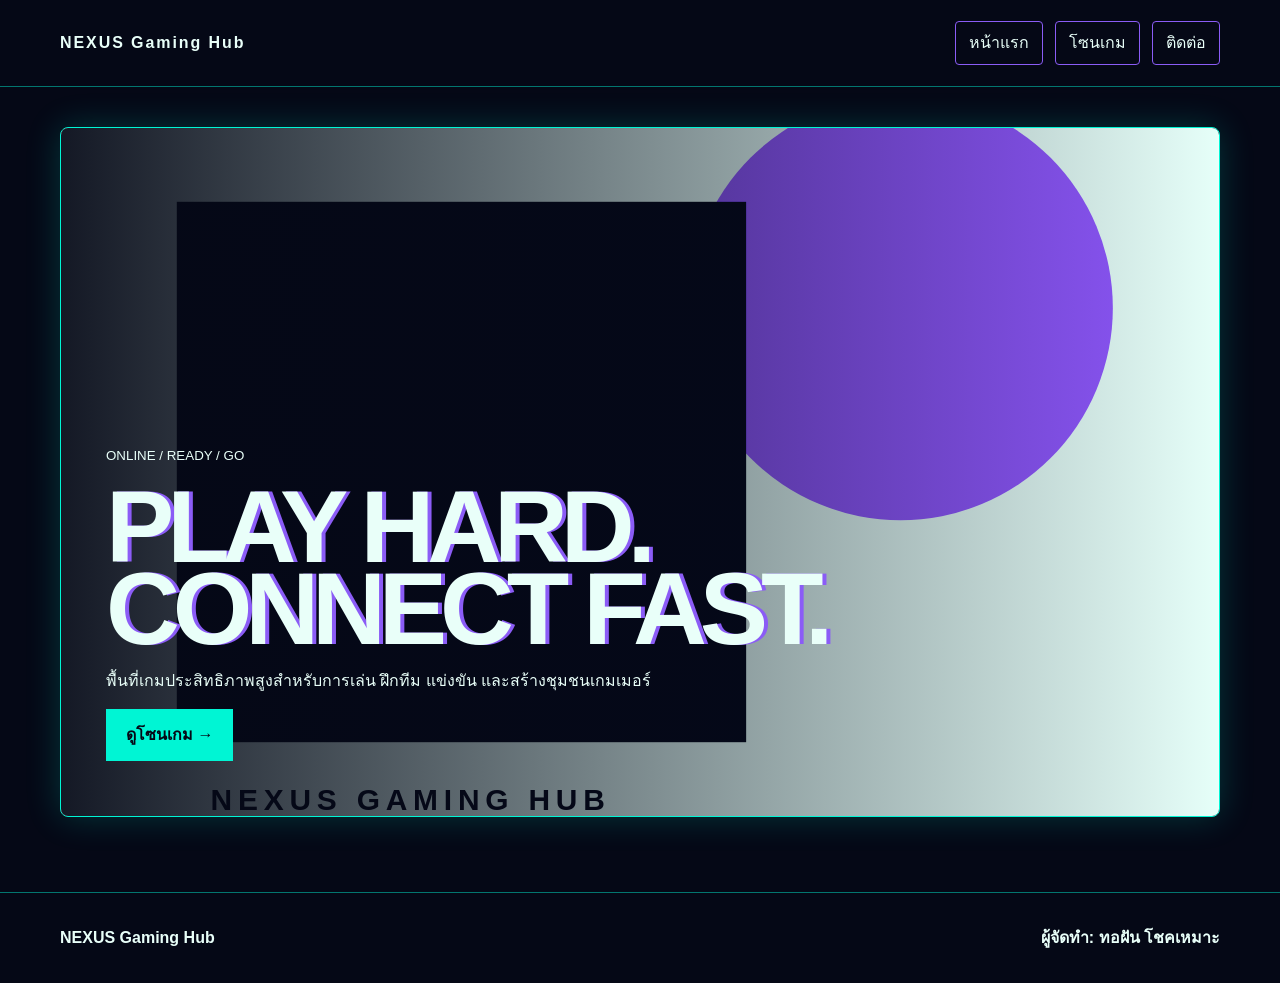
<file: index.html>
<!doctype html><html lang="th"><html lang="th"><head><meta charset="utf-8"><meta name="viewport" content="width=device-width,initial-scale=1"><title>หน้าแรก | Level Up Arena</title><link rel="stylesheet" href="assets/style.css"></head><body class="cyber"><header class="header"><nav class="nav container"><a class="brand" href="lobby.html">NEXUS Gaming Hub</a><div class="links"><a href="index.html">หน้าแรก</a><a href="zones.htmll">โซนเกม</a><a href="contact.html">ติดต่อ</a></div></nav></header><main class="hero"><div class="container hero-card"><img src="images/gaming-hero.svg" alt="คาเฟ่เกมและ E-sports"><div class="hero-copy"><small>ONLINE / READY / GO</small><h1>PLAY HARD. CONNECT FAST.</h1><p>พื้นที่เกมประสิทธิภาพสูงสำหรับการเล่น ฝึกทีม แข่งขัน และสร้างชุมชนเกมเมอร์</p><a class="button" href="zones.html">ดูโซนเกม →</a></div></div></main><footer class="footer"><div class="container footer-row"><strong>NEXUS Gaming Hub</strong><span class="footer-student">ผู้จัดทำ: ทอฝัน โชคเหมาะ</span></div></footer></body></html>
</file>
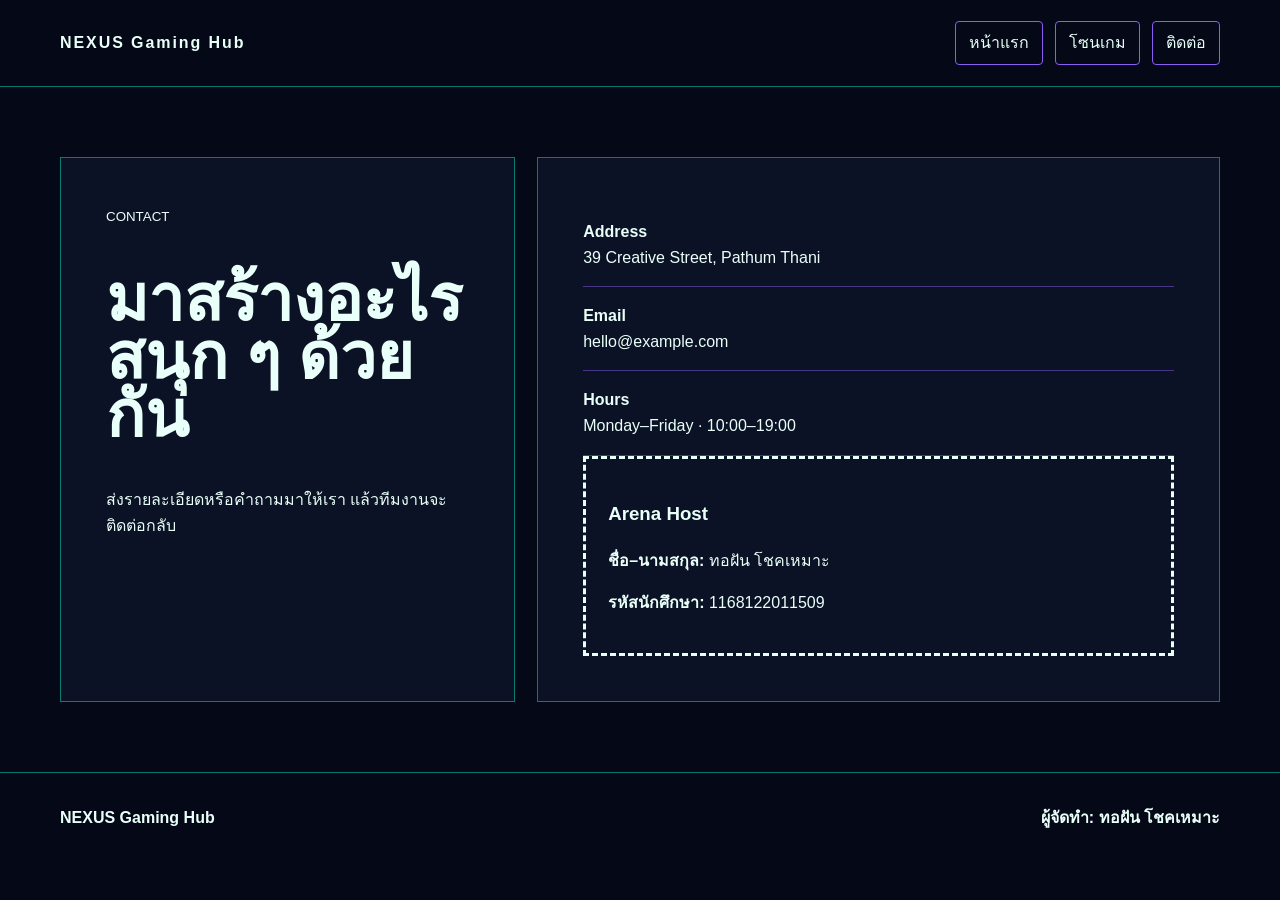
<file: contact.html>
<!doctype html><html lang="th"><html lang="th"><head><meta charset="utf-8"><meta name="viewport" content="width=device-width,initial-scale=1"><title>ติดต่อ | Level Up Arena</title><link rel="stylesheet" href="assets/style.css"></head><body class="cyber"><header class="header"><nav class="nav container"><a class="brand" href="lobby.html">NEXUS Gaming Hub</a><div class="links"><a href="index.html">หน้าแรก</a><a href="zones.html">โซนเกม</a><a href="contact.html">ติดต่อ</a></div></nav></header><main class="contact"><div class="container contact-grid"><div class="contact-lead"><small>CONTACT</small><h1>มาสร้างอะไรสนุก ๆ ด้วยกัน</h1><p>ส่งรายละเอียดหรือคำถามมาให้เรา แล้วทีมงานจะติดต่อกลับ</p></div><div class="contact-info"><div class="detail"><strong>Address</strong><br>39 Creative Street, Pathum Thani</div><div class="detail"><strong>Email</strong><br>hello@example.com</div><div class="detail"><strong>Hours</strong><br>Monday–Friday · 10:00–19:00</div><div class="student"><h3>Arena Host</h3><p><strong>ชื่อ–นามสกุล:</strong> ทอฝัน โชคเหมาะ</p><p><strong>รหัสนักศึกษา:</strong> 1168122011509</p></div></div></div></main><footer class="footer"><div class="container footer-row"><strong>NEXUS Gaming Hub</strong><span class="footer-student">ผู้จัดทำ: ทอฝัน โชคเหมาะ</span></div></footer></body></html>
</file>
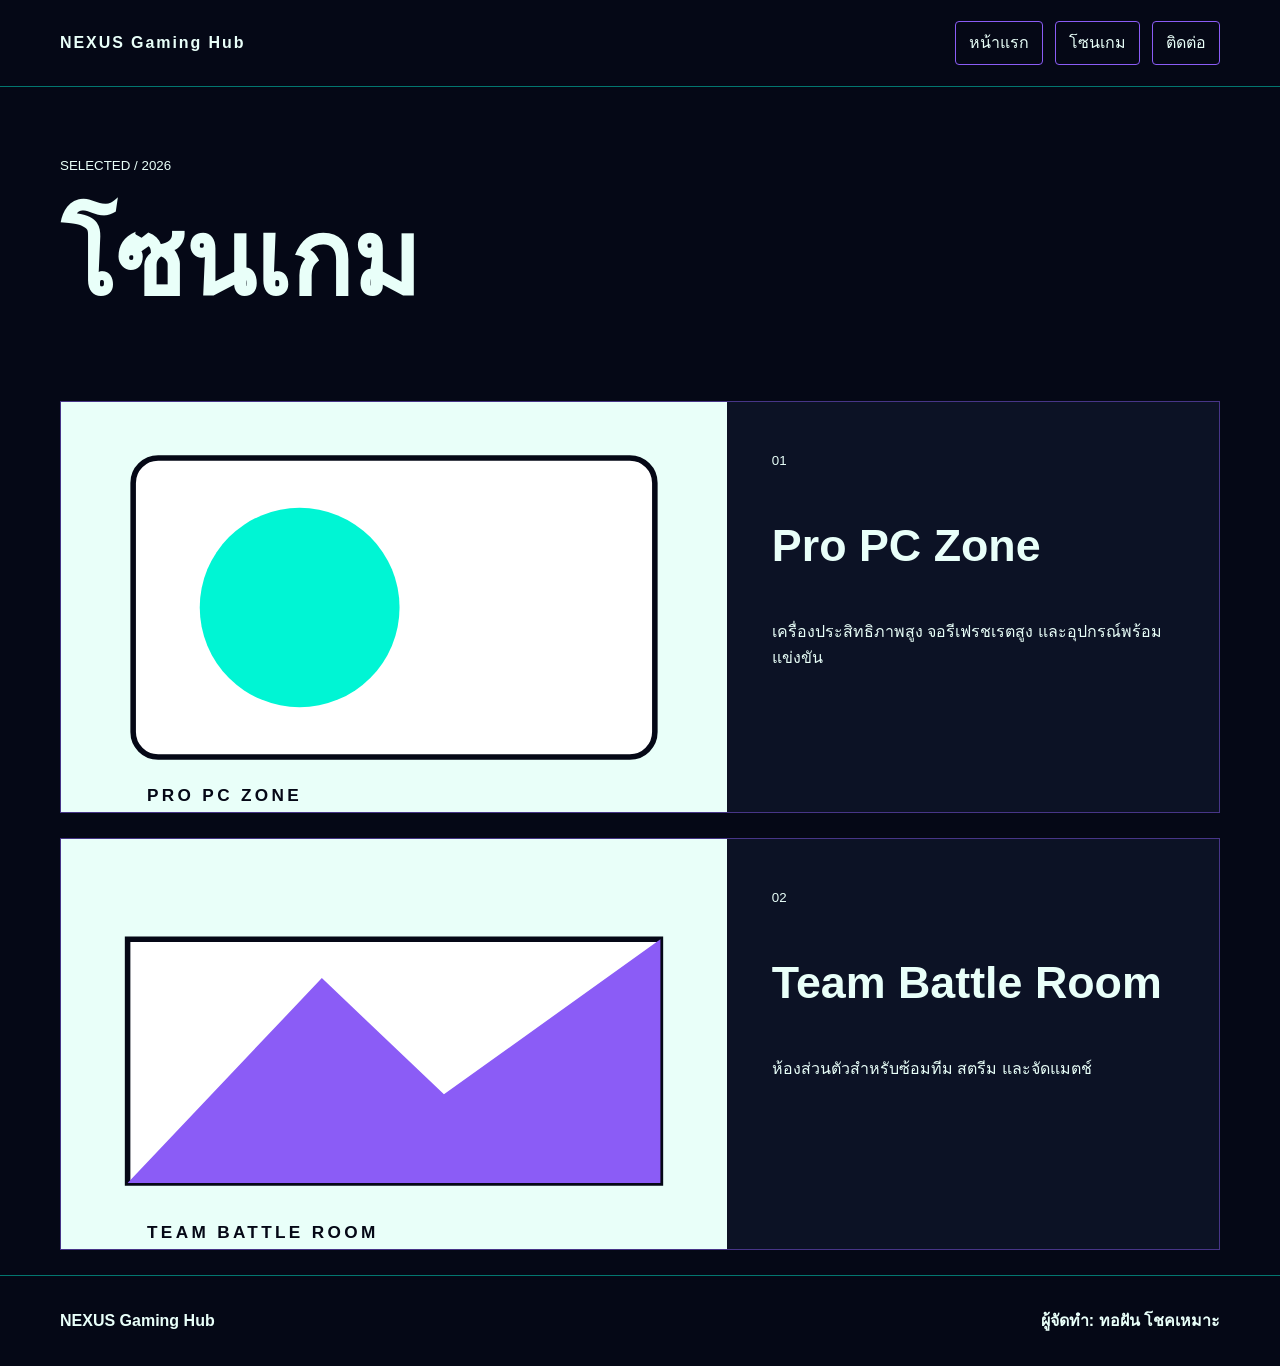
<file: zones.html>
<!doctype html><html lang="th"><html lang="th"><head><meta charset="utf-8"><meta name="viewport" content="width=device-width,initial-scale=1"><title>โซนเกม | Level Up Arena</title><link rel="stylesheet" href="assets/style.css"></head><body class="cyber"><header class="header"><nav class="nav container"><a class="brand" href="lobby.html">NEXUS Gaming Hub</a><div class="links"><a href="index.html">หน้าแรก</a><a href="zones.html">โซนเกม</a><a href="contact.html">ติดต่อ</a></div></nav></header><main><section class="page-head"><div class="container"><small>SELECTED / 2026</small><h1>โซนเกม</h1></div></section><section class="listing"><div class="container"><article class="entry"><img src="images/pczone-new.svg" alt="Pro PC Zone"><div><small>01</small><h2>Pro PC Zone</h2><p>เครื่องประสิทธิภาพสูง จอรีเฟรชเรตสูง และอุปกรณ์พร้อมแข่งขัน</p></div></article><article class="entry"><img src="images/battle-new.svg" alt="Team Battle Room"><div><small>02</small><h2>Team Battle Room</h2><p>ห้องส่วนตัวสำหรับซ้อมทีม สตรีม และจัดแมตช์</p></div></article></div></section></main><footer class="footer"><div class="container footer-row"><strong>NEXUS Gaming Hub</strong><span class="footer-student">ผู้จัดทำ: ทอฝัน โชคเหมาะ</span></div></footer></body></html>
</file>
<file: assets/style.css>
*{box-sizing:border-box}body{margin:0;font-family:Arial,"Noto Sans Thai",sans-serif;line-height:1.6}a{color:inherit}.container{width:min(1160px,91%);margin:auto}img{display:block;width:100%;object-fit:cover}.student{padding:22px;border:3px dashed currentColor}.footer-student{font-weight:900}body{background:#050816;color:#e9fff9}.header{border-bottom:1px solid #00f5d477}.nav{height:86px;display:flex;justify-content:space-between;align-items:center}.brand{font-weight:900;letter-spacing:.12em;text-decoration:none}.links{display:flex;gap:12px}.links a{padding:8px 13px;border:1px solid #8b5cf6;border-radius:4px;text-decoration:none}.hero{padding:40px 0 75px}.hero-card{position:relative;height:690px;border:1px solid #00f5d4;border-radius:8px;overflow:hidden;box-shadow:0 0 35px #00f5d433}.hero-card img{height:100%;filter:saturate(1.2)}.hero-card:after{content:"";position:absolute;inset:0;background:linear-gradient(90deg,#050816ee,transparent)}.hero-copy{position:absolute;z-index:2;left:45px;bottom:55px;max-width:780px}.hero h1{font-size:clamp(4rem,8vw,8rem);line-height:.8;letter-spacing:-.07em;margin:18px 0;text-shadow:4px 0 #8b5cf6}.button{display:inline-block;padding:13px 20px;background:#00f5d4;color:#050816;text-decoration:none;font-weight:900}.page-head{padding:65px 0 35px}.page-head h1{font-size:clamp(4rem,8vw,7rem);margin:0}.entry{display:grid;grid-template-columns:1.15fr .85fr;margin:25px 0;border:1px solid #8b5cf677;background:#0c1225}.entry img{height:410px}.entry div{padding:45px}.entry h2{font-size:2.8rem}.contact{padding:70px 0}.contact-grid{display:grid;grid-template-columns:.8fr 1.2fr;gap:22px}.contact-grid>div{padding:45px;background:#0c1225;border:1px solid #00f5d477}.contact h1{font-size:4rem;line-height:.9}.detail{padding:16px 0;border-bottom:1px solid #8b5cf677}.footer{padding:32px 0;border-top:1px solid #00f5d477}.footer-row{display:flex;justify-content:space-between}@media(max-width:800px){.nav{padding:18px 0;align-items:flex-start;flex-direction:column}.links{width:100%;justify-content:space-between;gap:7px}.hero-grid,.ticket-card,.entry,.entry:nth-child(even),.contact-grid{grid-template-columns:1fr}.hero img,.entry img,.hero-card{height:400px}.entry:nth-child(even) img{order:0}.hero-copy{padding:35px}.ticket-card .hero-copy,.contact-lead{border-right:0}.footer-row{flex-direction:column;gap:15px}}
</file>
